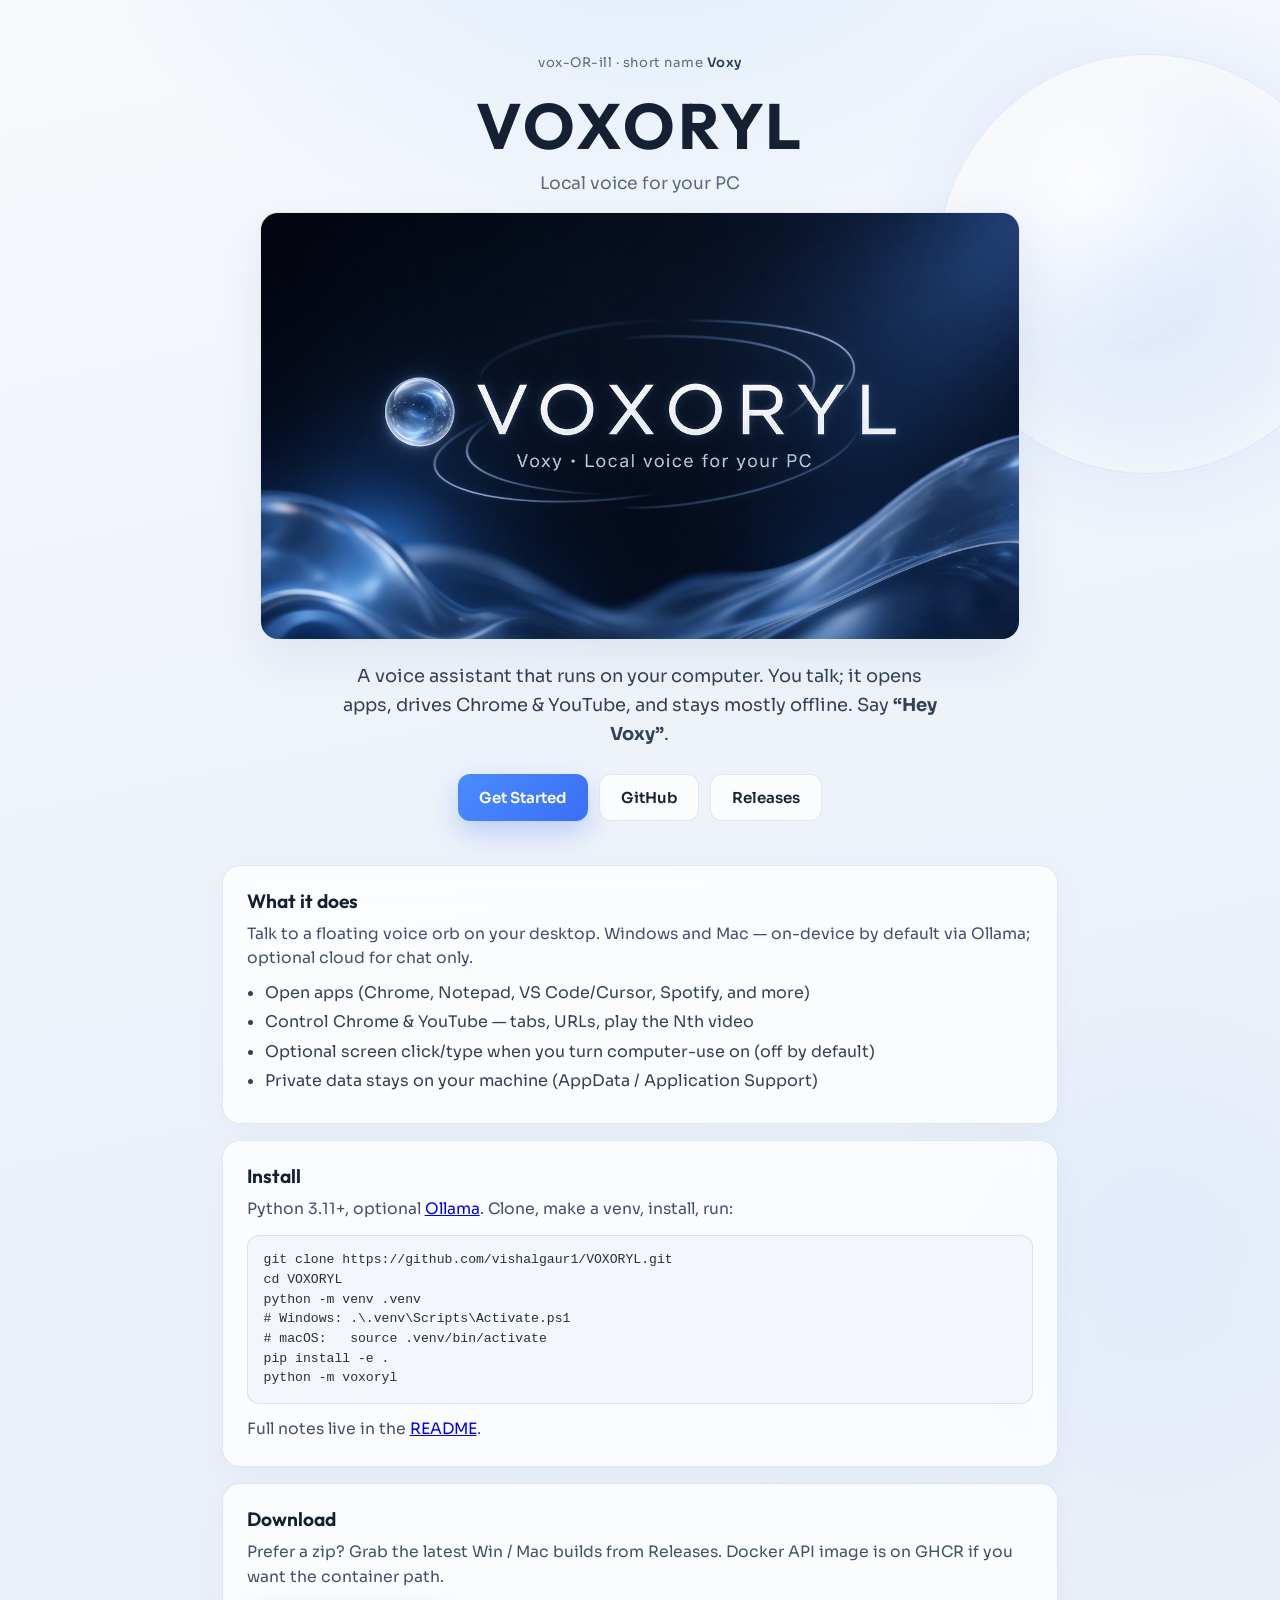
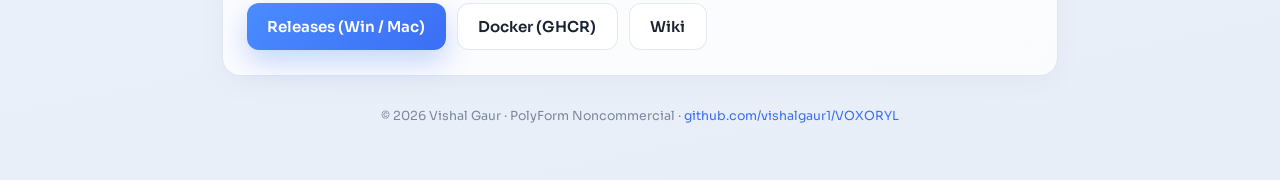
<file: docs/index.html>
<!DOCTYPE html>
<html lang="en">
<head>
  <meta charset="utf-8" />
  <meta name="viewport" content="width=device-width, initial-scale=1" />
  <title>VOXORYL — Voxy · Local voice for your PC</title>
  <meta name="description" content="VOXORYL (Voxy) — talk to your computer. Opens apps, Chrome, YouTube. On-device." />
  <meta property="og:title" content="VOXORYL (Voxy)" />
  <meta property="og:description" content="Local PC voice assistant — on-device, Windows & Mac." />
  <meta property="og:image" content="assets/social-preview.png" />
  <meta name="twitter:card" content="summary_large_image" />
  <link rel="icon" href="assets/voxoryl-icon.svg" type="image/svg+xml" />
  <link rel="preconnect" href="https://fonts.googleapis.com" />
  <link rel="preconnect" href="https://fonts.gstatic.com" crossorigin />
  <link href="https://fonts.googleapis.com/css2?family=Outfit:wght@500;600;700&family=Sora:wght@400;500;600&display=swap" rel="stylesheet" />
  <style>
    :root {
      --bg0: #f7f9fc;
      --bg1: #eef3fa;
      --bg2: #e8eef8;
      --ink: #1a2332;
      --muted: #5a6b82;
      --royal: #3b6ef5;
      --royal-soft: #4a8cff;
      --surface: rgba(255, 255, 255, 0.78);
      --line: rgba(74, 120, 180, 0.16);
      --shadow: 0 18px 48px rgba(40, 70, 120, 0.08);
      --font-d: "Outfit", system-ui, sans-serif;
      --font-b: "Sora", system-ui, sans-serif;
    }
    * { box-sizing: border-box; }
    html { scroll-behavior: smooth; }
    html, body { margin: 0; min-height: 100%; }
    body {
      font-family: var(--font-b);
      color: var(--ink);
      background:
        radial-gradient(ellipse 90% 55% at 50% -15%, rgba(160, 200, 255, 0.35), transparent 55%),
        radial-gradient(ellipse 45% 35% at 90% 70%, rgba(200, 220, 255, 0.28), transparent 50%),
        linear-gradient(168deg, var(--bg0) 0%, var(--bg1) 42%, var(--bg2) 100%);
      overflow-x: hidden;
    }
    .orb {
      position: fixed;
      width: min(48vmin, 420px);
      height: min(48vmin, 420px);
      border-radius: 50%;
      top: 6%;
      right: -6%;
      background:
        radial-gradient(circle at 35% 30%, rgba(255, 255, 255, 0.9), transparent 42%),
        radial-gradient(circle at 50% 55%, rgba(74, 140, 255, 0.14), transparent 68%);
      border: 1px solid rgba(74, 140, 255, 0.14);
      box-shadow: 0 0 90px rgba(74, 140, 255, 0.12), inset 0 0 50px rgba(255, 255, 255, 0.45);
      animation: breathe 8s ease-in-out infinite;
      pointer-events: none;
      z-index: 0;
      opacity: 0.85;
    }
    @keyframes breathe {
      0%, 100% { transform: scale(1); opacity: 0.75; }
      50% { transform: scale(1.05); opacity: 0.95; }
    }
    @keyframes rise {
      from { opacity: 0; transform: translateY(16px); }
      to { opacity: 1; transform: translateY(0); }
    }
    .wrap {
      position: relative;
      z-index: 1;
      max-width: 880px;
      margin: 0 auto;
      padding: clamp(2rem, 6vh, 4rem) 1.35rem 3.5rem;
    }
    header.hero {
      text-align: center;
      animation: rise 0.85s cubic-bezier(0.22, 1, 0.36, 1) both;
      margin-bottom: 2.75rem;
    }
    .eyebrow {
      font-size: 0.82rem;
      letter-spacing: 0.04em;
      color: var(--muted);
      margin: 0 0 0.85rem;
    }
    .eyebrow strong { color: #2a3d5c; font-weight: 600; }
    h1.brand {
      font-family: var(--font-d);
      font-weight: 700;
      font-size: clamp(2.7rem, 9vw, 4rem);
      letter-spacing: 0.045em;
      margin: 0 0 0.4rem;
      color: #152033;
    }
    .tagline {
      margin: 0 0 1.1rem;
      font-size: 1.08rem;
      color: var(--muted);
    }
    .hero-banner {
      display: block;
      width: 100%;
      max-width: 760px;
      margin: 0 auto 1.4rem;
      border-radius: 18px;
      border: 1px solid var(--line);
      box-shadow: var(--shadow);
      background: #fff;
    }
    .pitch {
      font-size: 1.12rem;
      line-height: 1.6;
      max-width: 34em;
      margin: 0 auto 1.6rem;
      color: #334155;
    }
    .cta {
      display: flex;
      flex-wrap: wrap;
      gap: 0.7rem;
      justify-content: center;
      margin-bottom: 0.5rem;
    }
    a.btn {
      display: inline-flex;
      align-items: center;
      gap: 0.4rem;
      padding: 0.82rem 1.3rem;
      border-radius: 12px;
      text-decoration: none;
      font-weight: 600;
      font-size: 0.94rem;
      transition: transform 0.2s ease, box-shadow 0.2s ease, background 0.2s ease;
    }
    a.btn:hover { transform: translateY(-2px); }
    a.primary {
      background: linear-gradient(135deg, var(--royal-soft), var(--royal));
      color: #fff;
      box-shadow: 0 12px 28px rgba(59, 110, 245, 0.28);
    }
    a.ghost {
      background: var(--surface);
      color: var(--ink);
      border: 1px solid var(--line);
      backdrop-filter: blur(10px);
    }
    a.ghost:hover { background: #fff; }
    section {
      animation: rise 1s cubic-bezier(0.22, 1, 0.36, 1) 0.12s both;
      background: var(--surface);
      border: 1px solid var(--line);
      border-radius: 18px;
      padding: 1.45rem 1.5rem 1.55rem;
      margin-bottom: 1rem;
      backdrop-filter: blur(14px);
      box-shadow: 0 8px 28px rgba(40, 70, 120, 0.04);
      text-align: left;
    }
    section h2 {
      font-family: var(--font-d);
      font-size: 1.2rem;
      font-weight: 650;
      margin: 0 0 0.55rem;
      color: #152033;
    }
    section p {
      margin: 0;
      color: #42516a;
      line-height: 1.55;
      font-size: 0.98rem;
    }
    ul.clean {
      margin: 0.65rem 0 0;
      padding: 0 0 0 1.15rem;
      color: #334155;
      line-height: 1.55;
    }
    ul.clean li { margin: 0.28rem 0; }
    pre.install {
      margin: 0.85rem 0 0;
      padding: 0.9rem 1rem;
      border-radius: 12px;
      background: #f3f6fb;
      border: 1px solid var(--line);
      overflow-x: auto;
      font-size: 0.82rem;
      line-height: 1.5;
      color: #243044;
    }
    .row-links {
      display: flex;
      flex-wrap: wrap;
      gap: 0.65rem;
      margin-top: 0.9rem;
    }
    footer {
      margin-top: 2rem;
      text-align: center;
      font-size: 0.78rem;
      color: #7a889c;
      animation: rise 1s cubic-bezier(0.22, 1, 0.36, 1) 0.2s both;
    }
    footer a { color: #3b6ef5; text-decoration: none; }
    footer a:hover { text-decoration: underline; }
    @media (max-width: 560px) {
      section { padding: 1.2rem 1.1rem; }
      a.btn { width: 100%; justify-content: center; }
      .orb { opacity: 0.45; top: 0; }
    }
  </style>
</head>
<body>
  <div class="orb" aria-hidden="true"></div>
  <div class="wrap">
    <header class="hero">
      <p class="eyebrow">vox-OR-ill · short name <strong>Voxy</strong></p>
      <h1 class="brand">VOXORYL</h1>
      <p class="tagline">Local voice for your PC</p>
      <img class="hero-banner" src="assets/hero-banner.png" width="760" height="auto" alt="VOXORYL — local voice for your PC" />
      <p class="pitch">A voice assistant that runs on your computer. You talk; it opens apps, drives Chrome &amp; YouTube, and stays mostly offline. Say <strong>“Hey Voxy”</strong>.</p>
      <div class="cta">
        <a class="btn primary" href="https://github.com/vishalgaur1/VOXORYL#quick-start">Get Started</a>
        <a class="btn ghost" href="https://github.com/vishalgaur1/VOXORYL">GitHub</a>
        <a class="btn ghost" href="https://github.com/vishalgaur1/VOXORYL/releases">Releases</a>
      </div>
    </header>

    <section id="what">
      <h2>What it does</h2>
      <p>Talk to a floating voice orb on your desktop. Windows and Mac — on-device by default via Ollama; optional cloud for chat only.</p>
      <ul class="clean">
        <li>Open apps (Chrome, Notepad, VS Code/Cursor, Spotify, and more)</li>
        <li>Control Chrome &amp; YouTube — tabs, URLs, play the Nth video</li>
        <li>Optional screen click/type when you turn computer-use on (off by default)</li>
        <li>Private data stays on your machine (AppData / Application Support)</li>
      </ul>
    </section>

    <section id="install">
      <h2>Install</h2>
      <p>Python 3.11+, optional <a href="https://ollama.com/download">Ollama</a>. Clone, make a venv, install, run:</p>
      <pre class="install">git clone https://github.com/vishalgaur1/VOXORYL.git
cd VOXORYL
python -m venv .venv
# Windows: .\.venv\Scripts\Activate.ps1
# macOS:   source .venv/bin/activate
pip install -e .
python -m voxoryl</pre>
      <p style="margin-top:0.85rem">Full notes live in the <a href="https://github.com/vishalgaur1/VOXORYL#quick-start">README</a>.</p>
    </section>

    <section id="download">
      <h2>Download</h2>
      <p>Prefer a zip? Grab the latest Win / Mac builds from Releases. Docker API image is on GHCR if you want the container path.</p>
      <div class="row-links">
        <a class="btn primary" href="https://github.com/vishalgaur1/VOXORYL/releases">Releases (Win / Mac)</a>
        <a class="btn ghost" href="https://github.com/vishalgaur1/VOXORYL/pkgs/container/voxoryl">Docker (GHCR)</a>
        <a class="btn ghost" href="https://github.com/vishalgaur1/VOXORYL/wiki">Wiki</a>
      </div>
    </section>

    <footer>
      © 2026 Vishal Gaur · PolyForm Noncommercial ·
      <a href="https://github.com/vishalgaur1/VOXORYL">github.com/vishalgaur1/VOXORYL</a>
    </footer>
  </div>
</body>
</html>
</file>
